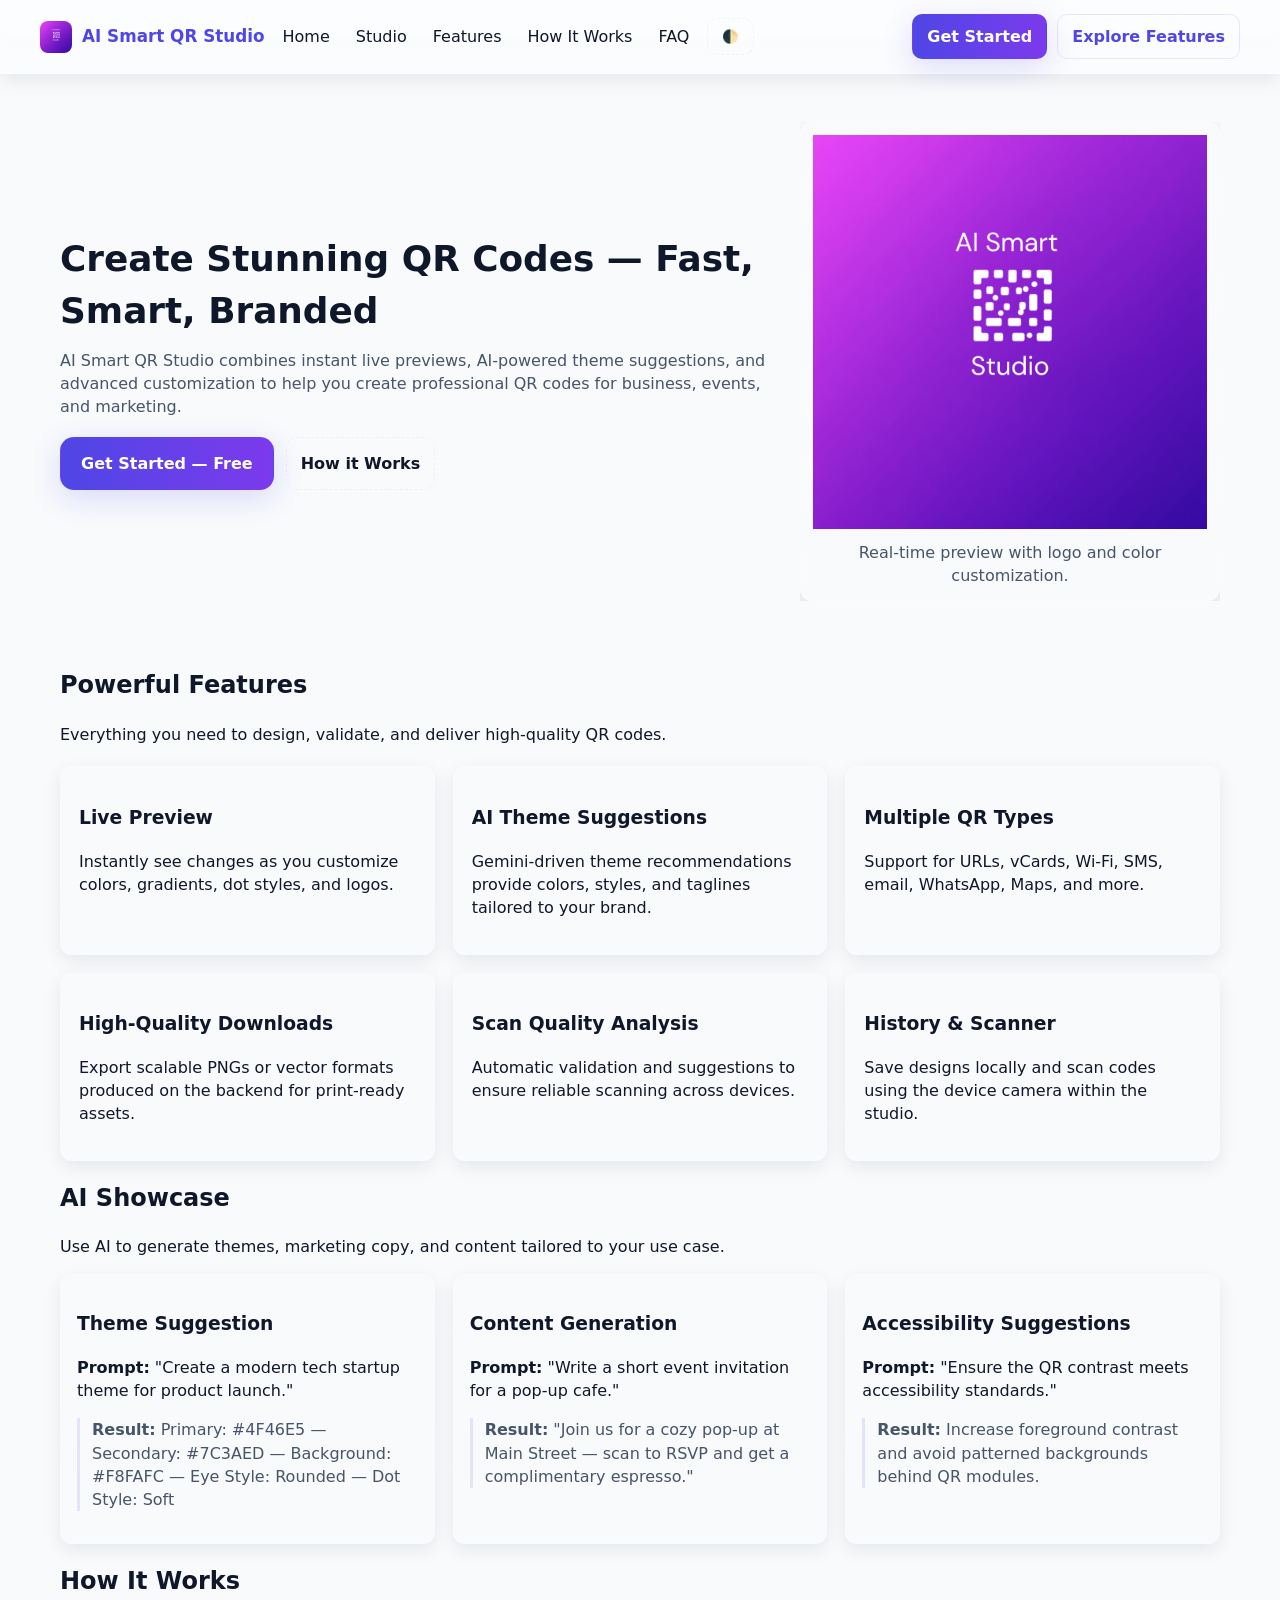
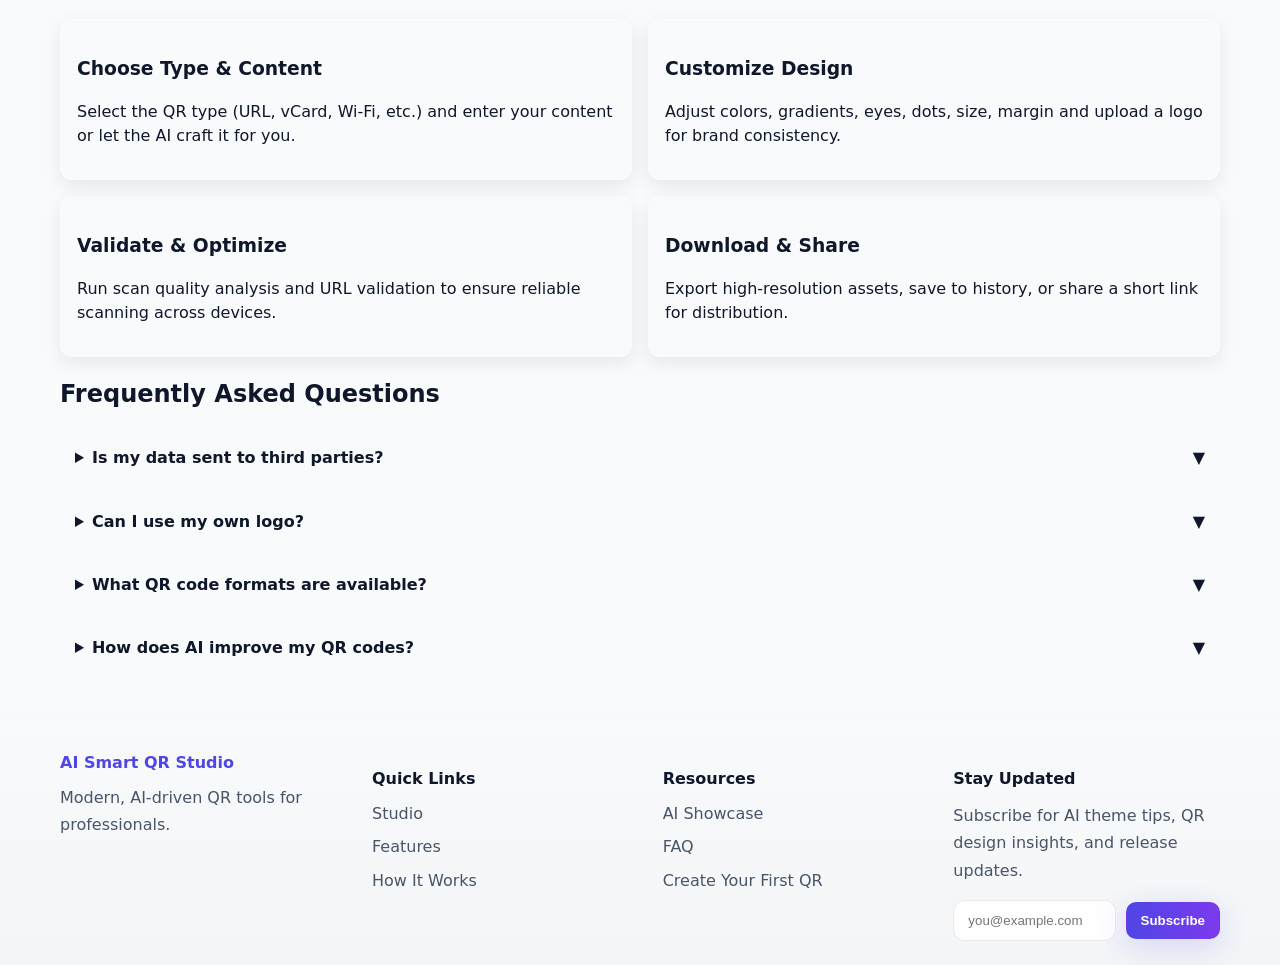
<file: frontend/index.html>
<!doctype html>
<html lang="en">
  <head>
    <meta charset="utf-8">
    <meta name="viewport" content="width=device-width, initial-scale=1">
    <meta name="description" content="AI Smart QR Studio — modern AI-powered QR code generator and studio. Create branded, high-quality QR codes with AI-assisted themes and content.">
    <title>AI Smart QR Studio — QR Code Generator</title>
    <link rel="stylesheet" href="css/style.css">
  </head>
  <body>
    <header class="site-header" role="banner">
      <nav class="nav sticky" role="navigation" aria-label="Main navigation">
        <div class="nav-inner container">
          <a class="logo" href="index.html" aria-label="AI Smart QR Studio">
            <img src="../images/AI_Smart_QR_Studio_logo.png" alt="AI Smart QR Studio logo" class="brand-logo">
            <span>AI Smart QR Studio</span>
          </a>
          <button class="nav-toggle" aria-controls="primary-menu" aria-expanded="false">Menu</button>
          <ul id="primary-menu" class="nav-list">
            <li><a href="index.html">Home</a></li>
            <li><a href="studio.html">Studio</a></li>
            <li><a href="#features">Features</a></li>
            <li><a href="#how-it-works">How It Works</a></li>
            <li><a href="#faq">FAQ</a></li>
          </ul>
          <div class="nav-ctas">
            <a class="btn btn-primary" href="studio.html">Get Started</a>
            <a class="btn btn-secondary" href="#features">Explore Features</a>
          </div>
        </div>
      </nav>
    </header>

    <main id="main" role="main">
      <section class="hero" aria-labelledby="hero-heading">
        <div class="container hero-inner">
          <div class="hero-content">
            <h1 id="hero-heading">Create Stunning QR Codes — Fast, Smart, Branded</h1>
            <p class="lead">AI Smart QR Studio combines instant live previews, AI-powered theme suggestions, and advanced customization to help you create professional QR codes for business, events, and marketing.</p>
            <div class="hero-actions">
              <a class="btn btn-primary large" href="studio.html">Get Started — Free</a>
              <a class="btn btn-ghost" href="#how-it-works">How it Works</a>
            </div>
          </div>
          <aside class="hero-preview" aria-label="Live preview mockup">
            <figure>
              <img src="../images/AI_Smart_QR_Studio_logo.png" alt="AI Smart QR Studio logo" />
              <figcaption>Real-time preview with logo and color customization.</figcaption>
            </figure>
          </aside>
        </div>
      </section>

      <section id="features" class="features" aria-labelledby="features-heading">
        <div class="container">
          <h2 id="features-heading">Powerful Features</h2>
          <p class="section-intro">Everything you need to design, validate, and deliver high-quality QR codes.</p>
          <ul class="feature-grid" role="list">
            <li class="feature-card">
              <h3>Live Preview</h3>
              <p>Instantly see changes as you customize colors, gradients, dot styles, and logos.</p>
            </li>
            <li class="feature-card">
              <h3>AI Theme Suggestions</h3>
              <p>Gemini-driven theme recommendations provide colors, styles, and taglines tailored to your brand.</p>
            </li>
            <li class="feature-card">
              <h3>Multiple QR Types</h3>
              <p>Support for URLs, vCards, Wi‑Fi, SMS, email, WhatsApp, Maps, and more.</p>
            </li>
            <li class="feature-card">
              <h3>High‑Quality Downloads</h3>
              <p>Export scalable PNGs or vector formats produced on the backend for print-ready assets.</p>
            </li>
            <li class="feature-card">
              <h3>Scan Quality Analysis</h3>
              <p>Automatic validation and suggestions to ensure reliable scanning across devices.</p>
            </li>
            <li class="feature-card">
              <h3>History & Scanner</h3>
              <p>Save designs locally and scan codes using the device camera within the studio.</p>
            </li>
          </ul>
        </div>
      </section>

      <section id="ai-showcase" class="ai-showcase" aria-labelledby="ai-heading">
        <div class="container">
          <h2 id="ai-heading">AI Showcase</h2>
          <p class="section-intro">Use AI to generate themes, marketing copy, and content tailored to your use case.</p>
          <div class="ai-cards">
            <article class="ai-card">
              <h3>Theme Suggestion</h3>
              <p><strong>Prompt:</strong> "Create a modern tech startup theme for product launch."</p>
              <blockquote>
                <p><strong>Result:</strong> Primary: #4F46E5 — Secondary: #7C3AED — Background: #F8FAFC — Eye Style: Rounded — Dot Style: Soft</p>
              </blockquote>
            </article>
            <article class="ai-card">
              <h3>Content Generation</h3>
              <p><strong>Prompt:</strong> "Write a short event invitation for a pop-up cafe."</p>
              <blockquote>
                <p><strong>Result:</strong> "Join us for a cozy pop-up at Main Street — scan to RSVP and get a complimentary espresso."</p>
              </blockquote>
            </article>
            <article class="ai-card">
              <h3>Accessibility Suggestions</h3>
              <p><strong>Prompt:</strong> "Ensure the QR contrast meets accessibility standards."</p>
              <blockquote>
                <p><strong>Result:</strong> Increase foreground contrast and avoid patterned backgrounds behind QR modules.</p>
              </blockquote>
            </article>
          </div>
        </div>
      </section>

      <section id="how-it-works" class="how-it-works" aria-labelledby="how-heading">
        <div class="container">
          <h2 id="how-heading">How It Works</h2>
          <ol class="steps">
            <li>
              <h3>Choose Type & Content</h3>
              <p>Select the QR type (URL, vCard, Wi‑Fi, etc.) and enter your content or let the AI craft it for you.</p>
            </li>
            <li>
              <h3>Customize Design</h3>
              <p>Adjust colors, gradients, eyes, dots, size, margin and upload a logo for brand consistency.</p>
            </li>
            <li>
              <h3>Validate & Optimize</h3>
              <p>Run scan quality analysis and URL validation to ensure reliable scanning across devices.</p>
            </li>
            <li>
              <h3>Download & Share</h3>
              <p>Export high-resolution assets, save to history, or share a short link for distribution.</p>
            </li>
          </ol>
        </div>
      </section>

      <section id="faq" class="faq" aria-labelledby="faq-heading">
        <div class="container">
          <h2 id="faq-heading">Frequently Asked Questions</h2>
          <div class="faq-list">
            <details>
              <summary>Is my data sent to third parties?</summary>
              <p>Only the content you explicitly send to the backend for AI generation or download is transmitted. API keys are stored on the backend only.</p>
            </details>
            <details>
              <summary>Can I use my own logo?</summary>
              <p>Yes — upload a transparent PNG or SVG and adjust the logo size and placement in the studio.</p>
            </details>
            <details>
              <summary>What QR code formats are available?</summary>
              <p>We support PNG exports and plan to add SVG/vector exports for print-ready assets.</p>
            </details>
            <details>
              <summary>How does AI improve my QR codes?</summary>
              <p>AI provides theme and copy suggestions, accessibility recommendations, and content tailored to your use case, speeding up design and improving engagement.</p>
            </details>
          </div>
        </div>
      </section>
    </main>

    <footer class="site-footer" role="contentinfo">
      <div class="container footer-inner">
        <div class="footer-brand">
          <a href="index.html">AI Smart QR Studio</a>
          <p>Modern, AI-driven QR tools for professionals.</p>
        </div>
        <div class="footer-links">
          <div class="footer-column footer-nav">
            <h3>Quick Links</h3>
            <nav aria-label="Footer navigation">
              <ul>
                <li><a href="studio.html">Studio</a></li>
                <li><a href="#features">Features</a></li>
                <li><a href="#how-it-works">How It Works</a></li>
              </ul>
            </nav>
          </div>
          <div class="footer-column footer-resources">
            <h3>Resources</h3>
            <ul>
              <li><a href="#ai-showcase">AI Showcase</a></li>
              <li><a href="#faq">FAQ</a></li>
              <li><a href="studio.html">Create Your First QR</a></li>
            </ul>
          </div>
          <div class="footer-column footer-newsletter">
            <h3>Stay Updated</h3>
            <p>Subscribe for AI theme tips, QR design insights, and release updates.</p>
            <form class="newsletter-form" action="#" method="post">
              <label for="footer-email" class="sr-only">Email address</label>
              <input id="footer-email" type="email" placeholder="you@example.com" aria-label="Email address" />
              <button class="btn btn-primary" type="submit">Subscribe</button>
            </form>
          </div>
    <script src="js/app.js" defer></script>
  </body>
</html>
</file>
<file: frontend/css/style.css>
/*
  AI Smart QR Studio — Global stylesheet (moved into frontend folder)
  Features: CSS variables, glassmorphism, gradients, responsive layout,
  utility classes, animations, typography, and dark mode.
*/

:root{
  /* Brand colors */
  --color-primary: #4F46E5;
  --color-secondary: #7C3AED;
  --color-accent: #06B6D4;

  /* Backgrounds */
  --bg: #F8FAFC;
  --card-bg: rgba(255,255,255,0.12);
  --glass-border: rgba(255,255,255,0.25);

  /* Text */
  --text: #0f172a;
  --muted: #475569;

  /* UI */
  --radius: 12px;
  --shadow-1: 0 6px 18px rgba(15,23,42,0.08);
  --shadow-2: 0 10px 30px rgba(15,23,42,0.12);
  --glass-blur: 8px;

  /* Sizing */
  --container-max: 1200px;
  --space-xxs: 6px;
  --space-xs: 8px;
  --space-sm: 12px;
  --space-md: 20px;
  --space-lg: 32px;
}

/* Dark mode variables */
@media (prefers-color-scheme: dark){
  :root{
    --bg: #0F172A;
    --card-bg: rgba(255,255,255,0.03);
    --glass-border: rgba(255,255,255,0.06);
    --text: #E6EEF8;
    --muted: #9FB3C8;
    --shadow-1: 0 6px 18px rgba(2,6,23,0.6);
    --shadow-2: 0 10px 30px rgba(2,6,23,0.7);
  }
}

/* Reset & base */
*{box-sizing:border-box}
html,body{height:100%}
body{
  margin:0;
  font-family: Inter, ui-sans-serif, system-ui, -apple-system, "Segoe UI", Roboto, "Helvetica Neue", Arial;
  background:var(--bg);
  color:var(--text);
  -webkit-font-smoothing:antialiased;
  -moz-osx-font-smoothing:grayscale;
  line-height:1.45;
}

.container{max-width:var(--container-max);margin:0 auto;padding:0 20px}

/* Layout helpers */
.flex{display:flex}
.items-center{align-items:center}
.justify-between{justify-content:space-between}
.stack{display:flex;flex-direction:column;gap:var(--space-md)}

/* Sticky nav */
.nav{position:sticky;top:0;z-index:40;background:linear-gradient(180deg, rgba(255,255,255,0.6), rgba(255,255,255,0.4));backdrop-filter:saturate(120%) blur(6px);border-bottom:1px solid var(--glass-border);box-shadow:var(--shadow-1)}
.nav .nav-inner{display:flex;align-items:center;gap:12px;padding:14px 0}
.logo{display:flex;align-items:center;gap:10px;font-weight:700;color:var(--color-primary);text-decoration:none;font-size:1.05rem}
.brand-logo{width:32px;height:auto;display:block;border-radius:8px;object-fit:contain}
.logo span{display:inline-block;vertical-align:middle}
.nav-list{list-style:none;margin:0;padding:0;display:flex;gap:14px}
.nav-list a{color:var(--text);text-decoration:none;padding:8px 6px;border-radius:8px}
.nav-list a:hover{background:linear-gradient(90deg, rgba(79,70,229,0.08), rgba(124,58,237,0.06));}
.nav-ctas{margin-left:auto;display:flex;gap:10px}
.nav-toggle{display:none}

/* Hero */
.hero{padding:48px 0}
.hero-inner{display:grid;grid-template-columns:1fr 420px;gap:32px;align-items:center}
.hero-branding{display:flex;align-items:center;gap:12px;margin-bottom:18px}
.hero-logo{width:48px;height:auto;border-radius:10px;box-shadow:var(--shadow-1);background:rgba(255,255,255,0.8)}
.hero-content h1{font-size:clamp(1.6rem,2.8vw,2.55rem);margin:0 0 12px}
.lead{color:var(--muted);margin:0 0 18px}
.hero-actions{display:flex;gap:12px}
/* Fix hero preview figure layout and overflow issues */
.hero-preview figure {
  margin: 0; /* remove default figure spacing */
  width: 100%;
  max-width: 100%;
  border-radius: var(--radius);
  overflow: hidden;
  background: linear-gradient(180deg, rgba(255,255,255,0.04), rgba(255,255,255,0.02));
  padding: 12px;
  display: flex;
  flex-direction: column; /* stack image above caption */
  align-items: center; /* center image and caption */
  justify-content: flex-start;
  text-align: center;
  gap: 12px; /* space between image and caption */
  box-shadow: var(--shadow-2);
  backdrop-filter: blur(var(--glass-blur));
  border: 1px solid var(--glass-border);
}

.hero-preview img {
  max-width: 100%; /* prevent overflow */
  height: auto;
  display: block;
}

.hero-preview figcaption {
  width: 100%;
  margin: 0; /* remove browser default caption margins */
  color: var(--muted);
}

.hero-preview {
  overflow: hidden; /* keep adjacent content from overlapping */
}

/* Feature grid */
.feature-grid{display:grid;grid-template-columns:repeat(3,1fr);gap:18px;padding:0;margin:var(--space-md) 0 0;list-style:none}
.feature-card{background:linear-gradient(180deg, rgba(255,255,255,0.03), rgba(255,255,255,0.02));padding:18px;border-radius:12px;box-shadow:var(--shadow-1);border:1px solid var(--glass-border);transition:transform .28s ease,box-shadow .28s ease}
.feature-card:hover{transform:translateY(-6px);box-shadow:0 18px 40px rgba(15,23,42,0.12)}

/* AI showcase */
.ai-cards{display:grid;grid-template-columns:repeat(3,1fr);gap:18px;margin-top:12px}
.ai-card{padding:16px;border-radius:12px;background:linear-gradient(180deg, rgba(255,255,255,0.02), rgba(255,255,255,0.01));border:1px solid var(--glass-border);box-shadow:var(--shadow-1);transition:transform .32s cubic-bezier(.2,.9,.3,1)}
.ai-card:hover{transform:translateY(-8px)}
.ai-card blockquote{margin:10px 0 0;padding-left:12px;border-left:3px solid rgba(79,70,229,0.12);color:var(--muted)}

/* How it works */
.steps{display:grid;grid-template-columns:repeat(2,1fr);gap:16px;padding:0;margin:var(--space-md) 0 0;list-style:none}
.steps li{background:var(--card-bg);padding:16px;border-radius:12px;border:1px solid var(--glass-border);box-shadow:var(--shadow-1)}

/* FAQ */
.faq-list details{background:var(--card-bg);padding:14px;margin-bottom:10px;border-radius:10px;border:1px solid var(--glass-border)}
.faq-list summary{cursor:pointer;font-weight:600}

/* Footer */
.site-footer{padding:36px 0 24px;margin-top:40px;border-top:1px solid var(--glass-border);background:linear-gradient(180deg,transparent, rgba(0,0,0,0.02));}
.footer-inner{display:flex;gap:32px;align-items:flex-start;justify-content:space-between;flex-wrap:wrap}
.footer-brand a{font-weight:700;color:var(--color-primary);text-decoration:none}
.footer-brand p{margin-top:10px;color:var(--muted);max-width:280px;line-height:1.7}
.footer-links{display:grid;grid-template-columns:repeat(3,minmax(180px,1fr));gap:24px;flex:1 1 420px}
.footer-column h3{font-size:1rem;margin-bottom:12px;color:var(--text);font-weight:700}
.footer-column ul{list-style:none;padding:0;margin:0;display:grid;row-gap:10px}
.footer-column li a{color:var(--muted);text-decoration:none;transition:color .2s ease}
.footer-column li a:hover{color:var(--color-primary)}
.footer-newsletter p{margin:0 0 16px;color:var(--muted);max-width:320px;line-height:1.7}
.newsletter-form{display:grid;grid-template-columns:1fr auto;gap:10px;align-items:center}
.newsletter-form input{width:100%;padding:12px 14px;border-radius:12px;border:1px solid rgba(0,0,0,0.08);background:rgba(255,255,255,0.9);color:#111;outline:none;transition:border-color .2s ease,box-shadow .2s ease}
.newsletter-form input:focus{border-color:var(--color-primary);box-shadow:0 0 0 4px rgba(79,70,229,0.08)}
.newsletter-form button{white-space:nowrap}

/* Buttons */
.btn{display:inline-flex;align-items:center;gap:8px;padding:10px 14px;border-radius:10px;text-decoration:none;font-weight:600;cursor:pointer;border:1px solid transparent;transition:transform .18s ease,box-shadow .18s ease}
.btn:active{transform:translateY(1px)}
.btn-primary{background:linear-gradient(90deg,var(--color-primary),var(--color-secondary));color:#fff;box-shadow:0 8px 30px rgba(79,70,229,0.18)}
.btn-primary:hover{transform:translateY(-3px);box-shadow:0 18px 40px rgba(79,70,229,0.18)}
.btn-secondary{background:transparent;color:var(--color-primary);border:1px solid rgba(79,70,229,0.12)}
.btn-ghost{background:transparent;color:var(--text);border:1px dashed rgba(0,0,0,0.04)}
.btn.large{padding:14px 20px;border-radius:14px}

/* Utility spacing */
.mt-6{margin-top:24px}
.mb-6{margin-bottom:24px}

/* Card animation utility for lazy load */
.fade-in{animation:fadeIn .6s ease both}
@keyframes fadeIn{from{opacity:0;transform:translateY(8px)}to{opacity:1;transform:none}}

/* Responsive */
@media (max-width:1000px){
  .hero-inner{grid-template-columns:1fr 320px}
  .feature-grid{grid-template-columns:repeat(2,1fr)}
  .ai-cards{grid-template-columns:repeat(2,1fr)}
  .steps{grid-template-columns:1fr}
  .footer-inner{flex-direction:column;gap:12px}
}

@media (max-width:700px){
  .nav-list{display:none}
  .nav-toggle{display:inline-flex;background:transparent;border:0;color:var(--text);font-weight:600}
  .hero-inner{grid-template-columns:1fr;row-gap:18px}
  .ai-cards{grid-template-columns:1fr}
  .feature-grid{grid-template-columns:1fr}
}

/* Small utility classes */
.text-center{text-align:center}
.muted{color:var(--muted)}
.sr-only{position:absolute;width:1px;height:1px;padding:0;margin:-1px;overflow:hidden;clip:rect(0,0,0,0);white-space:nowrap;border:0}

/* Accessibility focus styles */
:focus{outline:2px solid transparent;outline-offset:2px}
a:focus,button:focus{box-shadow:0 0 0 4px rgba(99,102,241,0.14)}

/* Small tweaks for details/summary */
details[open] summary::after{content:"▲";float:right}
details summary::after{content:"▼";float:right}

/* End of stylesheet */
</file>
